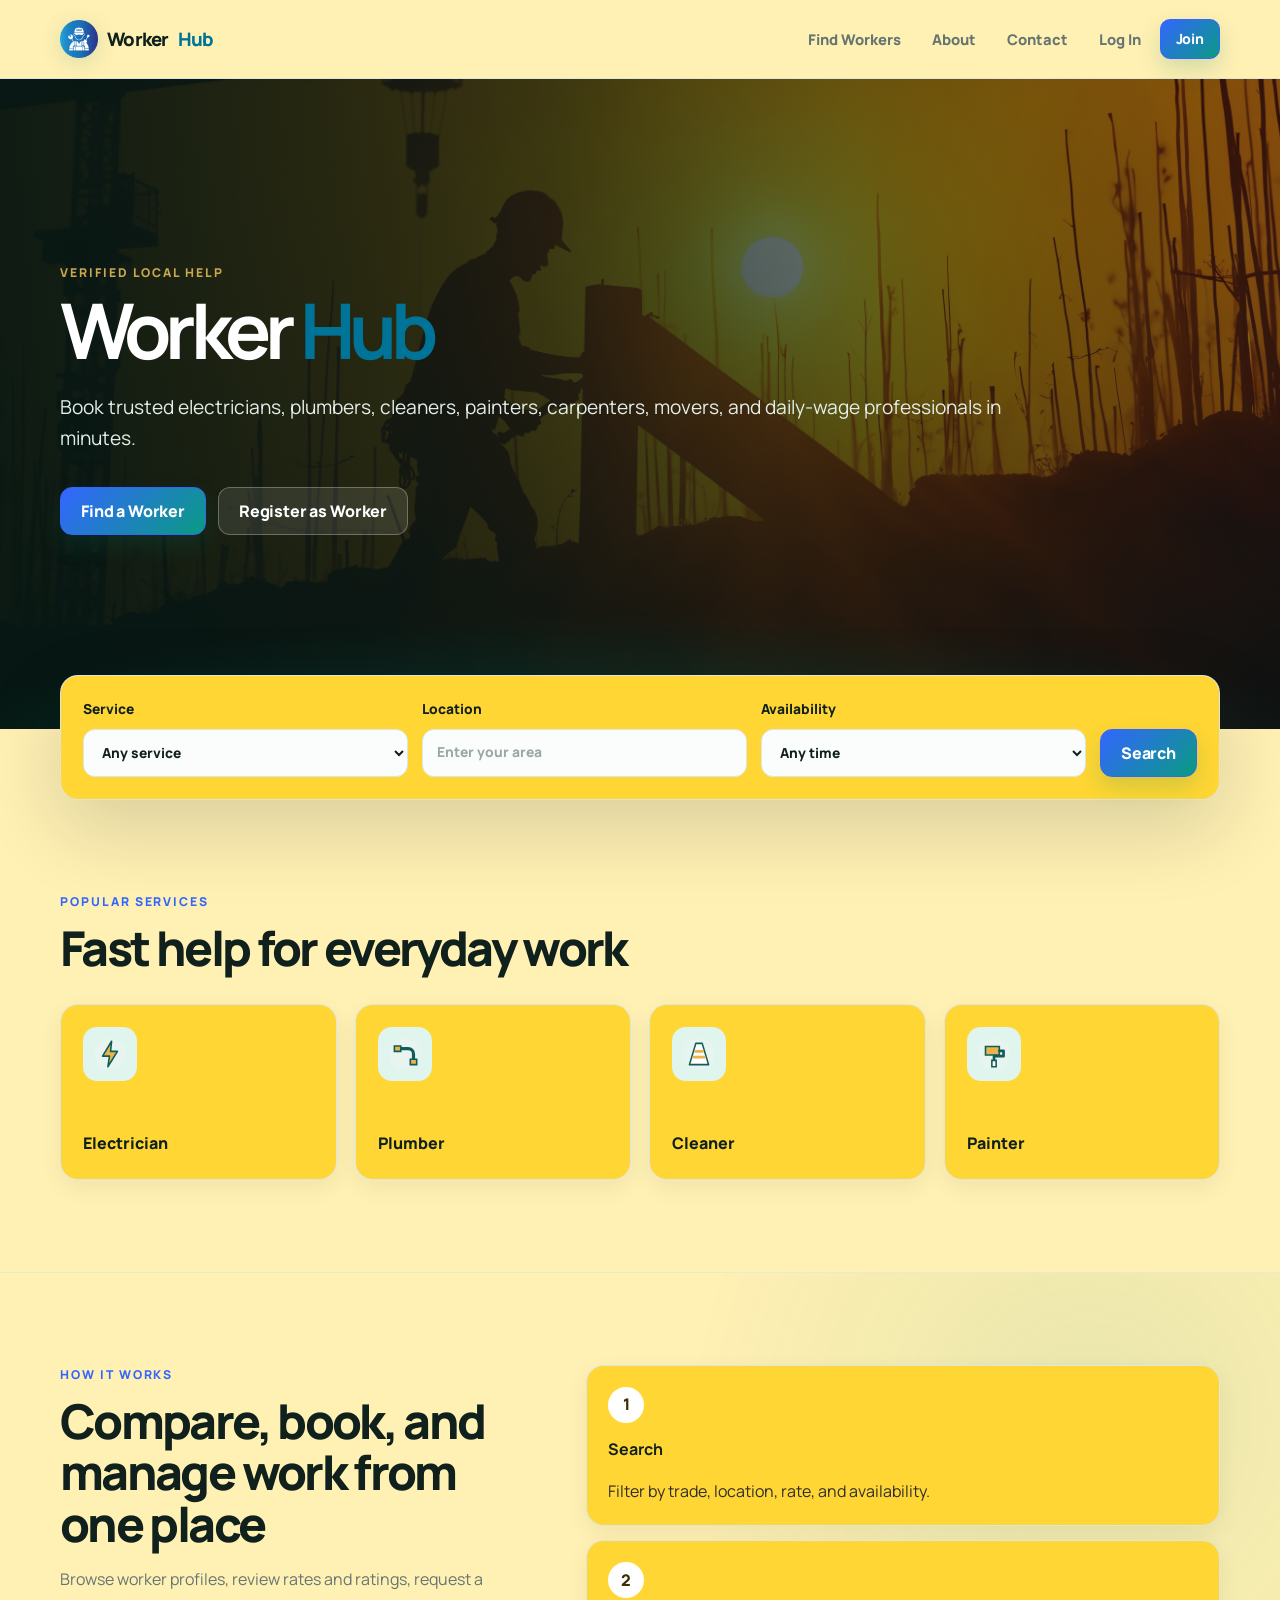
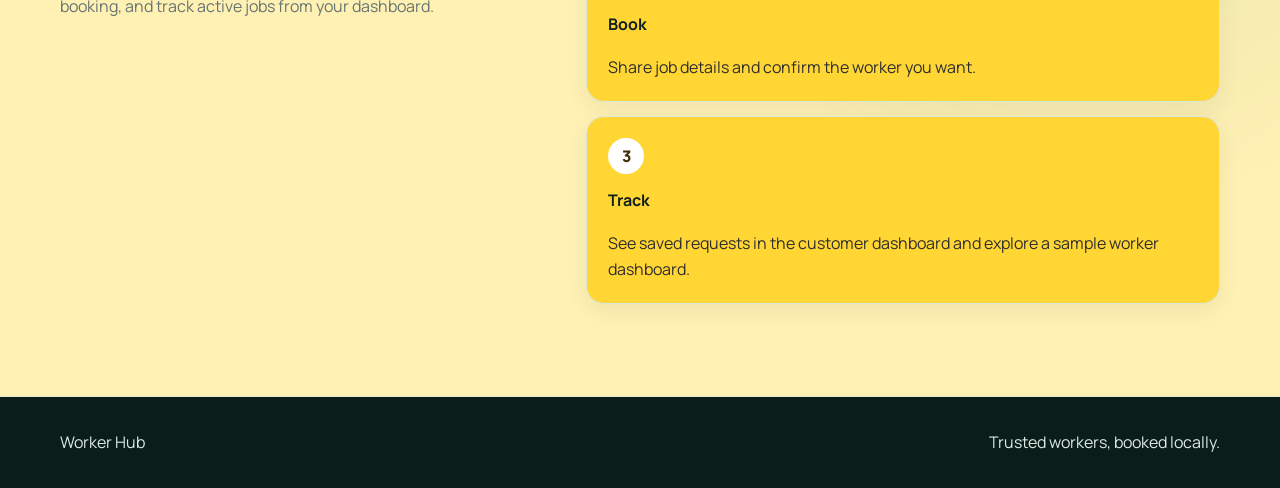
<file: index.html>
<!DOCTYPE html>
<html lang="en">
<head>
  <meta charset="UTF-8">
  <meta name="viewport" content="width=device-width, initial-scale=1.0">
  <title>Worker Hub | Skilled Local Workers</title>
  <link rel="preconnect" href="https://fonts.googleapis.com">
  <link rel="preconnect" href="https://fonts.gstatic.com" crossorigin>
  <link href="https://fonts.googleapis.com/css2?family=Manrope:wght@400;500;600;700;800&family=Plus+Jakarta+Sans:wght@500;600;700;800&display=swap" rel="stylesheet">
  <link rel="stylesheet" href="css/style.css">
  <link rel="stylesheet" href="css/responsive.css">
  <meta name="author" content="Deb Gourab Biswas">
  <meta name="description" content="Worker Hub frontend demo: discover local services, compare worker profiles and manage booking requests.">
  <link rel="icon" href="assets/icons/logo.png" type="image/png">
</head>
<body>
  <a class="skip-link" href="#main-content">Skip to content</a>
  <header class="site-header">
    <nav class="nav container" aria-label="Primary navigation">
      <a class="brand" href="index.html">
        <img src="assets/icons/logo.png" alt="" class="brand-icon">
        <span>Worker</span><span class="deb">Hub</span>
      </a>
      <button class="nav-toggle" type="button" aria-label="Open navigation" aria-expanded="false">☰</button>
      <div class="nav-links" data-nav-links>
        <a href="workers.html">Find Workers</a>
        <a href="about.html">About</a>
        <a href="contact.html">Contact</a>
        <a href="login.html">Log In</a>
        <a class="btn btn-small" href="register.html">Join</a>
      </div>
    </nav>
  </header>

  <main id="main-content" tabindex="-1">
    <section class="hero">
      <div class="hero-media" role="img" aria-label="Skilled professionals ready for local work"></div>
      <div class="hero-content container">
        <p class="eyebrow">Verified local help</p>
        <h1>Worker<span class="gourab"> Hub</span></h1>
        <p>Book trusted electricians, plumbers, cleaners, painters, carpenters, movers, and daily-wage professionals in minutes.</p>
        <div class="hero-actions">
          <a class="btn" href="workers.html">Find a Worker</a>
          <a class="btn btn-secondary" href="register.html">Register as Worker</a>
        </div>
      </div>
    </section>

    <section class="search-band">
      <form class="container search-panel" id="home-search-form">
        <label>
          Service
          <select id="home-service">
            <option value="">Any service</option>
            <option>Electrician</option>
            <option>Plumber</option>
            <option>Cleaner</option>
            <option>Painter</option>
            <option>Carpenter</option>
            <option>Mover</option>
          </select>
        </label>
        <label>
          Location
          <input id="home-location" type="text" placeholder="Enter your area">
        </label>
        <label>
          Availability
          <select id="home-availability">
            <option value="">Any time</option>
            <option>Today</option>
            <option>This week</option>
          </select>
        </label>
        <button class="btn" id="home-search" type="submit">Search</button>
      </form>
    </section>

    <section class="section container">
      <div class="section-heading">
        <p class="eyebrow">Popular services</p>
        <h2>Fast help for everyday work</h2>
      </div>
      <div class="service-grid">
        <a class="service-card" href="workers.html?service=Electrician"><img src="assets/icons/electrician.svg" alt="">Electrician</a>
        <a class="service-card" href="workers.html?service=Plumber"><img src="assets/icons/plumber.svg" alt="">Plumber</a>
        <a class="service-card" href="workers.html?service=Cleaner"><img src="assets/icons/cleaner.svg" alt="">Cleaner</a>
        <a class="service-card" href="workers.html?service=Painter"><img src="assets/icons/painter.svg" alt="">Painter</a>
      </div>
    </section>

    <section class="section tinted">
      <div class="container split">
        <div>
          <p class="eyebrow">How it works</p>
          <h2>Compare, book, and manage work from one place</h2>
          <p class="muted">Browse worker profiles, review rates and ratings, request a booking, and track active jobs from your dashboard.</p>
        </div>
        <div class="steps">
          <div><span>1</span><strong>Search</strong><p>Filter by trade, location, rate, and availability.</p></div>
          <div><span>2</span><strong>Book</strong><p>Share job details and confirm the worker you want.</p></div>
          <div><span>3</span><strong>Track</strong><p>See saved requests in the customer dashboard and explore a sample worker dashboard.</p></div>
        </div>
      </div>
    </section>
  </main>

  <footer class="site-footer">
    <div class="container footer-inner">
      <span>Worker Hub</span>
      <span>Trusted workers, booked locally.</span>
    </div>
  </footer>
  <script src="js/app.js"></script>
</body>
</html>
</file>
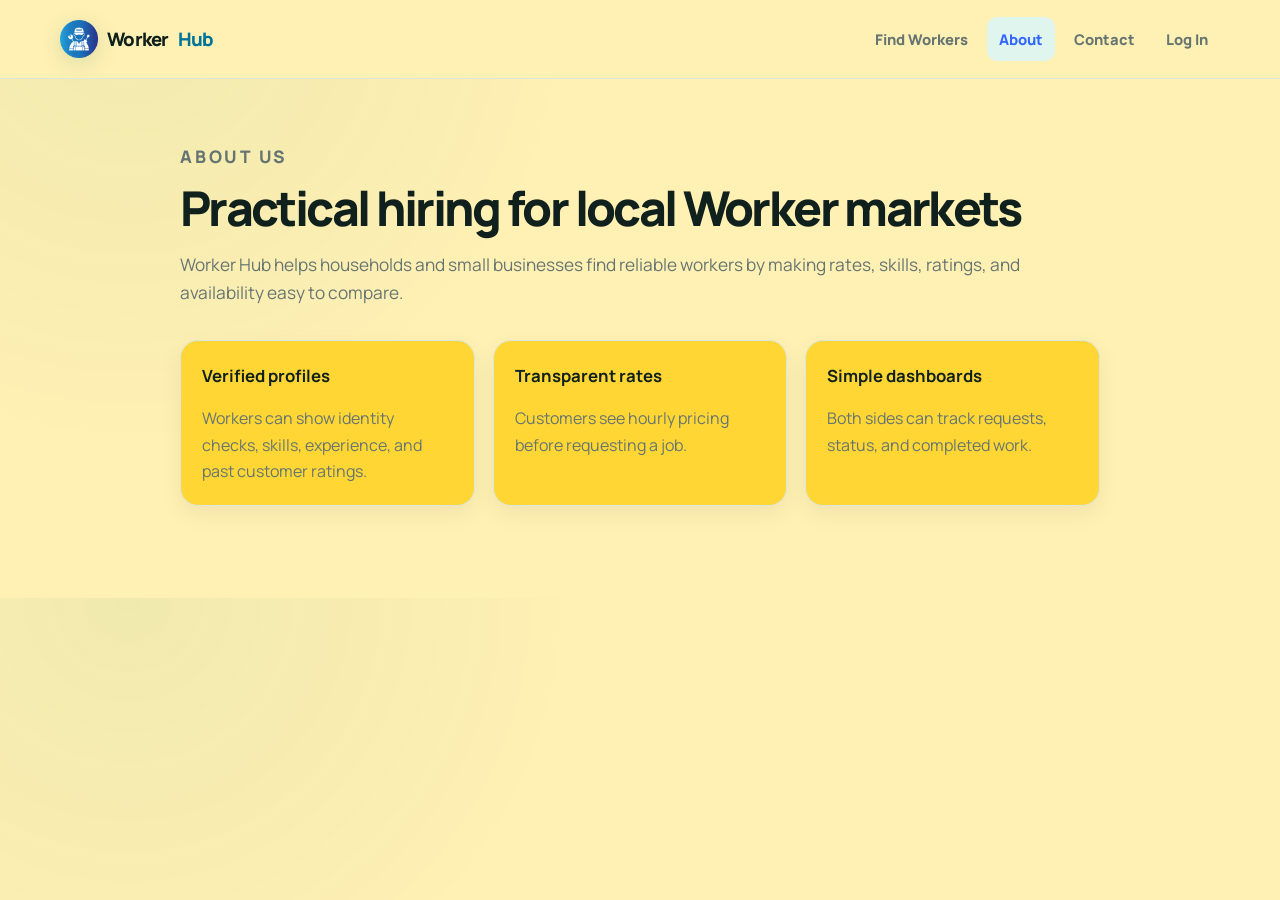
<file: about.html>
<!DOCTYPE html>
<html lang="en">
<head>
  <meta charset="UTF-8">
  <meta name="viewport" content="width=device-width, initial-scale=1.0">
  <title>About | Worker Hub</title>
  <link rel="preconnect" href="https://fonts.googleapis.com">
  <link rel="preconnect" href="https://fonts.gstatic.com" crossorigin>
  <link href="https://fonts.googleapis.com/css2?family=Manrope:wght@400;500;600;700;800&family=Plus+Jakarta+Sans:wght@500;600;700;800&display=swap" rel="stylesheet">
  <link rel="stylesheet" href="css/style.css">
  <link rel="stylesheet" href="css/responsive.css">
  <meta name="author" content="Deb Gourab Biswas">
  <meta name="description" content="Worker Hub frontend demo: discover local services, compare worker profiles and manage booking requests.">
  <link rel="icon" href="assets/icons/logo.png" type="image/png">
</head>
<body>
  <a class="skip-link" href="#main-content">Skip to content</a>
  <header class="site-header">
    <nav class="nav container" aria-label="Primary navigation">
      <a class="brand" href="index.html"><img src="assets/icons/logo.png" alt="" class="brand-icon"><span>Worker</span><span class="deb">Hub</span></a>
      <button class="nav-toggle" type="button" aria-label="Open navigation" aria-expanded="false">☰</button>
      <div class="nav-links" data-nav-links><a href="workers.html">Find Workers</a><a class="active" aria-current="page" href="about.html">About</a><a href="contact.html">Contact</a><a href="login.html">Log In</a></div>
    </nav>
  </header>
  <main id="main-content" tabindex="-1" class="page">
    <section class="container prose">
      <p class="eyebrow">About us</p>
      <h1>Practical hiring for local Worker markets</h1>
      <p>Worker Hub helps households and small businesses find reliable workers by making rates, skills, ratings, and availability easy to compare.</p>
      <div class="value-grid">
        <div><strong>Verified profiles</strong><p>Workers can show identity checks, skills, experience, and past customer ratings.</p></div>
        <div><strong>Transparent rates</strong><p>Customers see hourly pricing before requesting a job.</p></div>
        <div><strong>Simple dashboards</strong><p>Both sides can track requests, status, and completed work.</p></div>
      </div>
    </section>
  </main>
  <script src="js/app.js"></script>
</body>
</html>
</file>
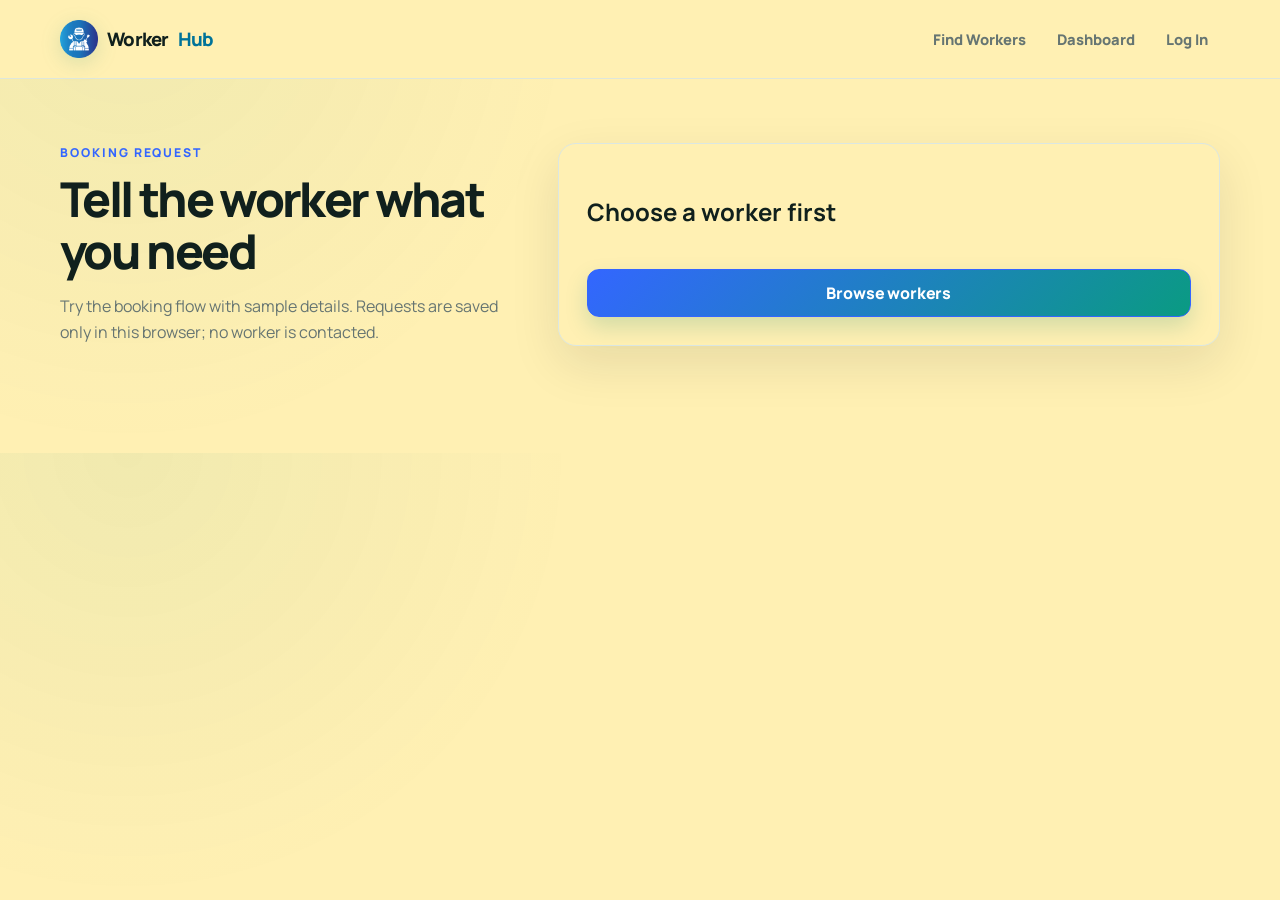
<file: booking.html>
<!DOCTYPE html>
<html lang="en">
<head>
  <meta charset="UTF-8">
  <meta name="viewport" content="width=device-width, initial-scale=1.0">
  <title>Book Worker | Worker Hub</title>
  <link rel="preconnect" href="https://fonts.googleapis.com">
  <link rel="preconnect" href="https://fonts.gstatic.com" crossorigin>
  <link href="https://fonts.googleapis.com/css2?family=Manrope:wght@400;500;600;700;800&family=Plus+Jakarta+Sans:wght@500;600;700;800&display=swap" rel="stylesheet">
  <link rel="stylesheet" href="css/style.css">
  <link rel="stylesheet" href="css/responsive.css">
  <meta name="author" content="Deb Gourab Biswas">
  <meta name="description" content="Worker Hub frontend demo: discover local services, compare worker profiles and manage booking requests.">
  <link rel="icon" href="assets/icons/logo.png" type="image/png">
</head>
<body>
  <a class="skip-link" href="#main-content">Skip to content</a>
  <header class="site-header">
    <nav class="nav container" aria-label="Primary navigation">
      <a class="brand" href="index.html"><img src="assets/icons/logo.png" alt="" class="brand-icon"><span>Worker</span><span class="deb">Hub</span></a>
      <button class="nav-toggle" type="button" aria-label="Open navigation" aria-expanded="false">☰</button>
      <div class="nav-links" data-nav-links>
        <a href="workers.html">Find Workers</a>
        <a href="customer-dashboard.html">Dashboard</a>
        <a href="login.html">Log In</a>
      </div>
    </nav>
  </header>

  <main id="main-content" tabindex="-1" class="page">
    <section class="container form-layout">
      <div>
        <p class="eyebrow">Booking request</p>
        <h1>Tell the worker what you need</h1>
        <p class="muted">Try the booking flow with sample details. Requests are saved only in this browser; no worker is contacted.</p>
      </div>
      <form class="form-card" id="booking-form">
        <input type="hidden" id="worker-id">
        <label>Selected worker <input id="worker-name" type="text" readonly></label>
        <label>Service <input id="service-name" type="text" readonly></label>
        <label>Your name <input id="customer-name" type="text" required placeholder="Full name"></label>
        <label>Phone <input id="customer-phone" type="tel" required placeholder="+91 98765 43210"></label>
        <label>Address <input id="job-address" type="text" required placeholder="House, street, area"></label>
        <div class="form-row">
          <label>Date <input id="job-date" type="date" required></label>
          <label>Time <input id="job-time" type="time" required></label>
        </div>
        <label>Job details <textarea id="job-details" required placeholder="Describe the issue or work needed"></textarea></label>
        <button class="btn" type="submit">Send Booking Request</button>
        <p class="form-message" id="booking-message" role="status"></p>
      </form>
    </section>
  </main>

  <script src="js/app.js"></script>
  <script src="js/data.js"></script>
  <script src="js/booking.js"></script>
</body>
</html>
</file>
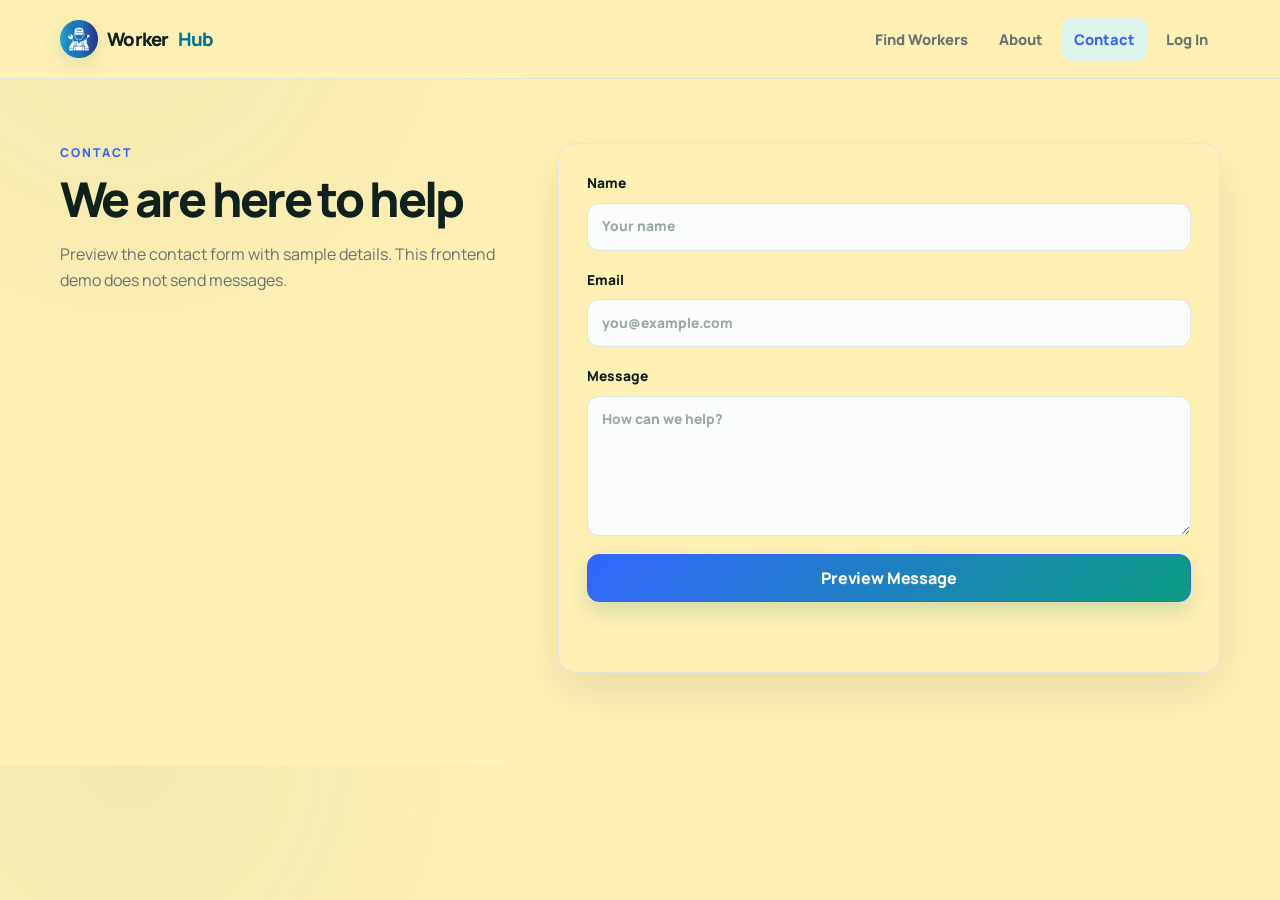
<file: contact.html>
<!DOCTYPE html>
<html lang="en">
<head>
  <meta charset="UTF-8">
  <meta name="viewport" content="width=device-width, initial-scale=1.0">
  <title>Contact | Worker Hub</title>
  <link rel="preconnect" href="https://fonts.googleapis.com">
  <link rel="preconnect" href="https://fonts.gstatic.com" crossorigin>
  <link href="https://fonts.googleapis.com/css2?family=Manrope:wght@400;500;600;700;800&family=Plus+Jakarta+Sans:wght@500;600;700;800&display=swap" rel="stylesheet">
  <link rel="stylesheet" href="css/style.css">
  <link rel="stylesheet" href="css/responsive.css">
  <meta name="author" content="Deb Gourab Biswas">
  <meta name="description" content="Worker Hub frontend demo: discover local services, compare worker profiles and manage booking requests.">
  <link rel="icon" href="assets/icons/logo.png" type="image/png">
</head>
<body>
  <a class="skip-link" href="#main-content">Skip to content</a>
  <header class="site-header">
    <nav class="nav container" aria-label="Primary navigation">
      <a class="brand" href="index.html"><img src="assets/icons/logo.png" alt="" class="brand-icon"><span>Worker</span><span class="deb">Hub</span></a>
      <button class="nav-toggle" type="button" aria-label="Open navigation" aria-expanded="false">☰</button>
      <div class="nav-links" data-nav-links><a href="workers.html">Find Workers</a><a href="about.html">About</a><a class="active" aria-current="page" href="contact.html">Contact</a><a href="login.html">Log In</a></div>
    </nav>
  </header>
  <main id="main-content" tabindex="-1" class="page">
    <section class="container form-layout">
      <div><p class="eyebrow">Contact</p><h1>We are here to help</h1><p class="muted">Preview the contact form with sample details. This frontend demo does not send messages.</p></div>
      <form class="form-card" id="contact-form">
        <label>Name <input type="text" required placeholder="Your name"></label>
        <label>Email <input type="email" required placeholder="you@example.com"></label>
        <label>Message <textarea required placeholder="How can we help?"></textarea></label>
        <button class="btn" type="submit">Preview Message</button>
        <p class="form-message" role="status"></p>
      </form>
    </section>
  </main>
  <script src="js/app.js"></script>
</body>
</html>
</file>
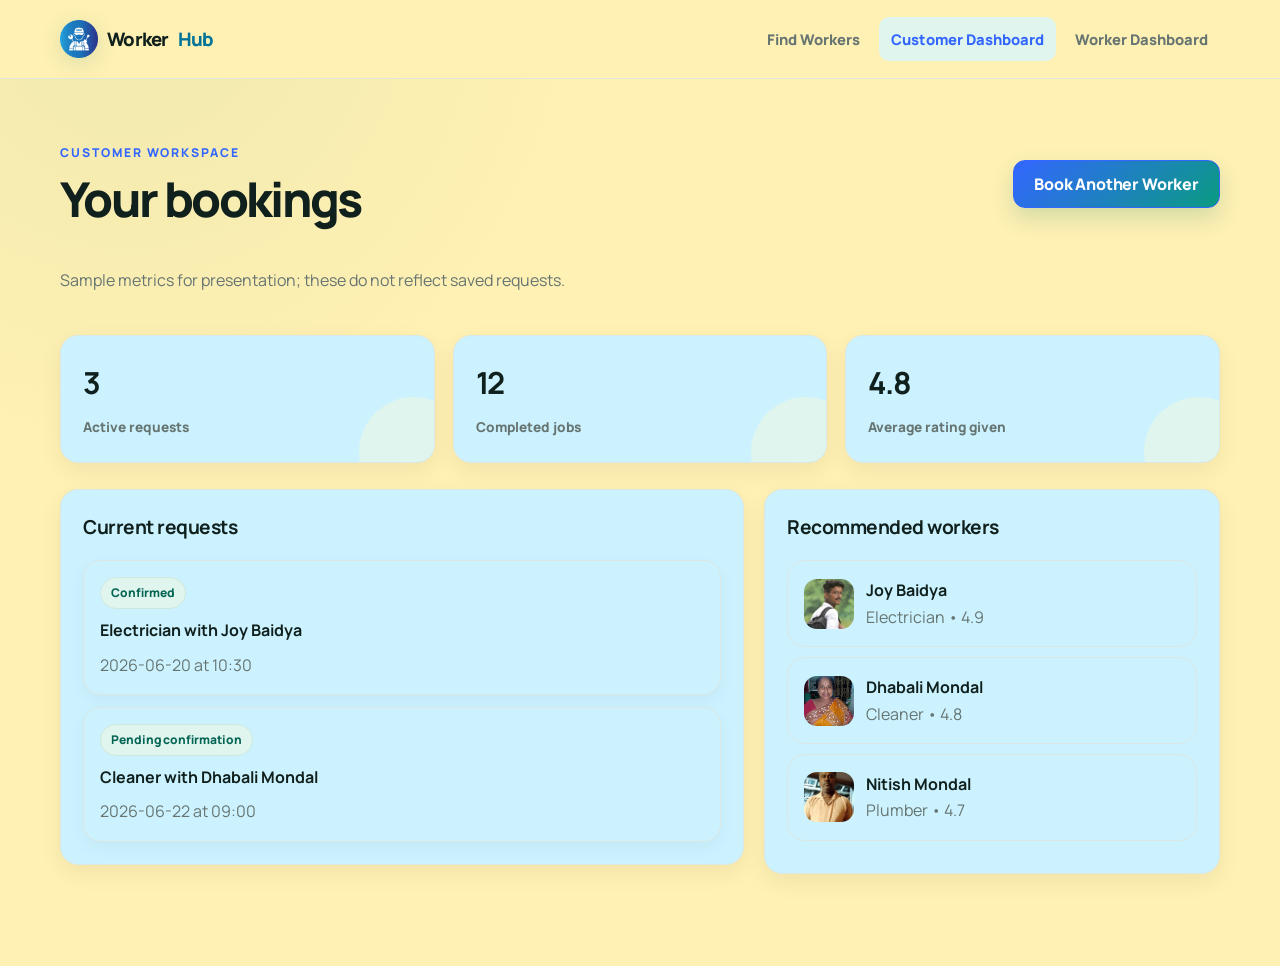
<file: customer-dashboard.html>
<!DOCTYPE html>
<html lang="en">
<head>
  <meta charset="UTF-8">
  <meta name="viewport" content="width=device-width, initial-scale=1.0">
  <title>Customer Dashboard | Worker Hub</title>
  <link rel="preconnect" href="https://fonts.googleapis.com">
  <link rel="preconnect" href="https://fonts.gstatic.com" crossorigin>
  <link href="https://fonts.googleapis.com/css2?family=Manrope:wght@400;500;600;700;800&family=Plus+Jakarta+Sans:wght@500;600;700;800&display=swap" rel="stylesheet">
  <link rel="stylesheet" href="css/style.css">
  <link rel="stylesheet" href="css/dashboard.css">
  <link rel="stylesheet" href="css/responsive.css">
  <meta name="author" content="Deb Gourab Biswas">
  <meta name="description" content="Worker Hub frontend demo: discover local services, compare worker profiles and manage booking requests.">
  <link rel="icon" href="assets/icons/logo.png" type="image/png">
</head>
<body>
  <a class="skip-link" href="#main-content">Skip to content</a>
  <header class="site-header">
    <nav class="nav container" aria-label="Primary navigation">
      <a class="brand" href="index.html"><img src="assets/icons/logo.png" alt="" class="brand-icon"><span>Worker</span><span class="deb">Hub</span></a>
      <button class="nav-toggle" type="button" aria-label="Open navigation" aria-expanded="false">☰</button>
      <div class="nav-links" data-nav-links>
        <a href="workers.html">Find Workers</a>
        <a class="active" aria-current="page" href="customer-dashboard.html">Customer Dashboard</a>
        <a href="worker-dashboard.html">Worker Dashboard</a>
      </div>
    </nav>
  </header>
  <main id="main-content" tabindex="-1" class="page dashboard container">
    <section class="dashboard-head">
      <div><p class="eyebrow">Customer workspace</p><h1>Your bookings</h1></div>
      <a class="btn" href="workers.html">Book Another Worker</a>
    </section>
    <p class="muted">Sample metrics for presentation; these do not reflect saved requests.</p>
    <section class="metrics" aria-label="Illustrative demo metrics">
      <div><strong>3</strong><span>Active requests</span></div>
      <div><strong>12</strong><span>Completed jobs</span></div>
      <div><strong>4.8</strong><span>Average rating given</span></div>
    </section>
    <section class="dashboard-grid">
      <div class="panel"><h2>Current requests</h2><div id="customer-bookings"></div></div>
      <div class="panel"><h2>Recommended workers</h2><div id="recommended-workers"></div></div>
    </section>
  </main>
  <script src="js/app.js"></script>
  <script src="js/data.js"></script>
  <script src="js/safe-html.js"></script>
  <script src="js/dashboard.js"></script>
</body>
</html>
</file>
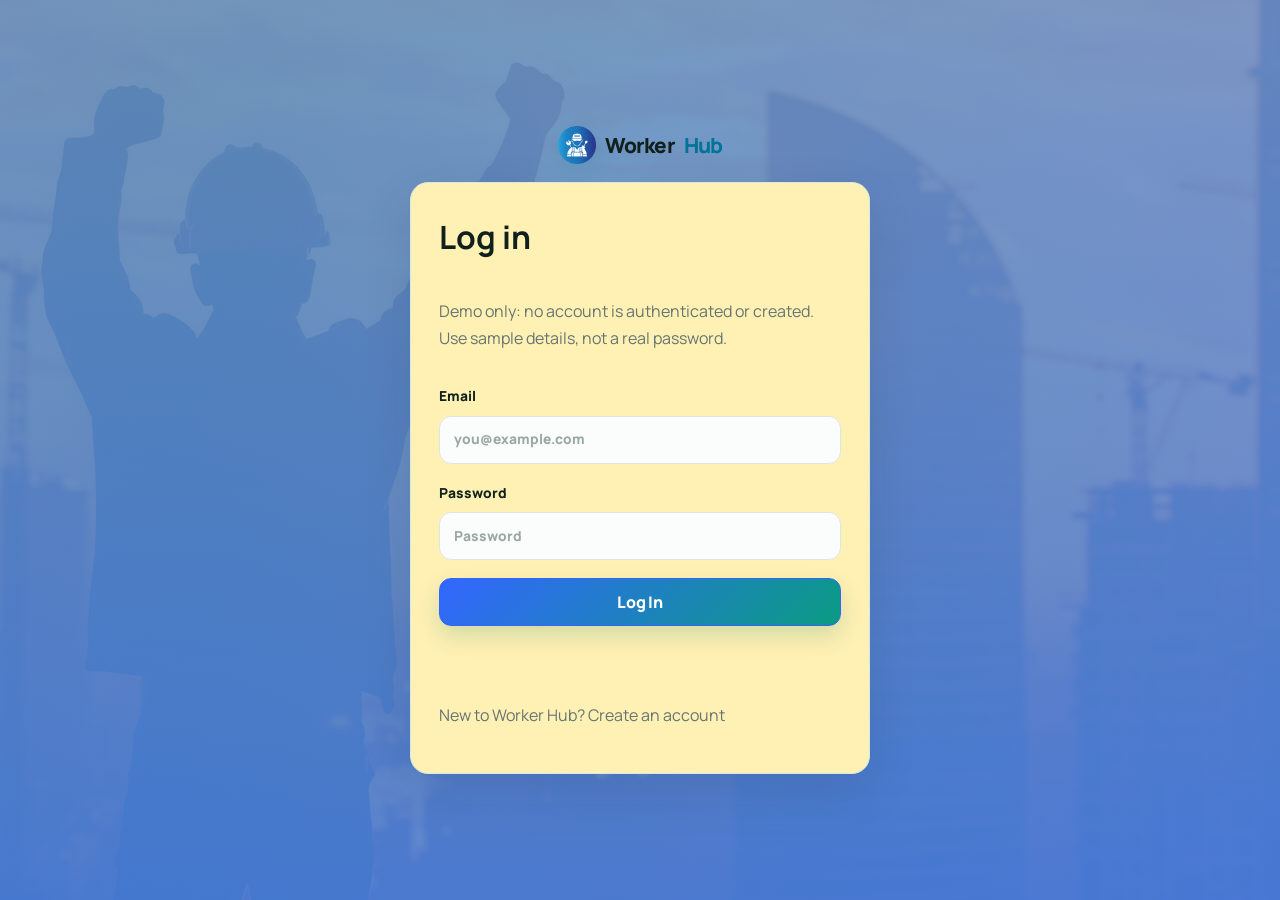
<file: login.html>
<!DOCTYPE html>
<html lang="en">
<head>
  <meta charset="UTF-8">
  <meta name="viewport" content="width=device-width, initial-scale=1.0">
  <title>Log In | Worker Hub</title>
  <link rel="preconnect" href="https://fonts.googleapis.com">
  <link rel="preconnect" href="https://fonts.gstatic.com" crossorigin>
  <link href="https://fonts.googleapis.com/css2?family=Manrope:wght@400;500;600;700;800&family=Plus+Jakarta+Sans:wght@500;600;700;800&display=swap" rel="stylesheet">
  <link rel="stylesheet" href="css/style.css">
  <link rel="stylesheet" href="css/responsive.css">
  <meta name="author" content="Deb Gourab Biswas">
  <meta name="description" content="Worker Hub frontend demo: discover local services, compare worker profiles and manage booking requests.">
  <link rel="icon" href="assets/icons/logo.png" type="image/png">
</head>
<body class="auth-page">
  <a class="skip-link" href="#main-content">Skip to content</a>
  <main id="main-content" tabindex="-1" class="auth-shell">
    <a class="brand" href="index.html"><img src="assets/icons/logo.png" alt="" class="brand-icon"><span>Worker</span><span class="deb">Hub</span></a>
    <form class="form-card auth-card" id="login-form">
      <h1>Log in</h1>
      <p class="muted">Demo only: no account is authenticated or created. Use sample details, not a real password.</p>
      <label>Email <input type="email" id="login-email" required placeholder="you@example.com"></label>
      <label>Password <input type="password" id="login-password" required placeholder="Password"></label>
      <button class="btn" type="submit">Log In</button>
      <p class="form-message" id="auth-message" role="status"></p>
      <p class="muted">New to Worker Hub? <a href="register.html">Create an account</a></p>
    </form>
  </main>
  <script src="js/auth.js"></script>
</body>
</html>
</file>
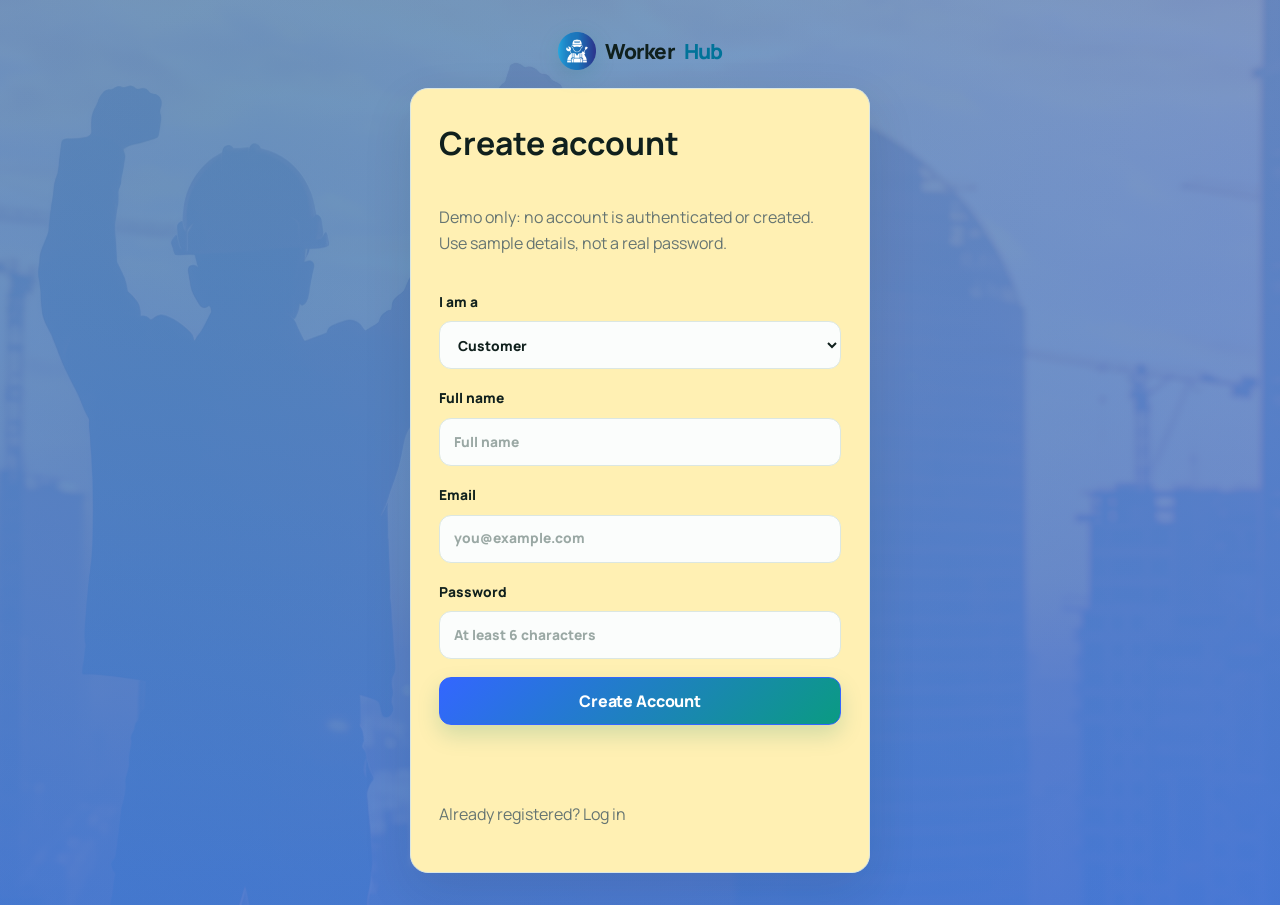
<file: register.html>
<!DOCTYPE html>
<html lang="en">
<head>
  <meta charset="UTF-8">
  <meta name="viewport" content="width=device-width, initial-scale=1.0">
  <title>Register | Worker Hub</title>
  <link rel="preconnect" href="https://fonts.googleapis.com">
  <link rel="preconnect" href="https://fonts.gstatic.com" crossorigin>
  <link href="https://fonts.googleapis.com/css2?family=Manrope:wght@400;500;600;700;800&family=Plus+Jakarta+Sans:wght@500;600;700;800&display=swap" rel="stylesheet">
  <link rel="stylesheet" href="css/style.css">
  <link rel="stylesheet" href="css/responsive.css">
  <meta name="author" content="Deb Gourab Biswas">
  <meta name="description" content="Worker Hub frontend demo: discover local services, compare worker profiles and manage booking requests.">
  <link rel="icon" href="assets/icons/logo.png" type="image/png">
</head>
<body class="auth-page">
  <a class="skip-link" href="#main-content">Skip to content</a>
  <main id="main-content" tabindex="-1" class="auth-shell">
    <a class="brand" href="index.html"><img src="assets/icons/logo.png" alt="" class="brand-icon"><span>Worker</span><span class="deb">Hub</span></a>
    <form class="form-card auth-card" id="register-form">
      <h1>Create account</h1>
      <p class="muted">Demo only: no account is authenticated or created. Use sample details, not a real password.</p>
      <label>I am a <select id="account-type"><option>Customer</option><option>Worker</option></select></label>
      <label>Full name <input type="text" id="register-name" required placeholder="Full name"></label>
      <label>Email <input type="email" id="register-email" required placeholder="you@example.com"></label>
      <label>Password <input type="password" id="register-password" required minlength="6" placeholder="At least 6 characters"></label>
      <button class="btn" type="submit">Create Account</button>
      <p class="form-message" id="auth-message" role="status"></p>
      <p class="muted">Already registered? <a href="login.html">Log in</a></p>
    </form>
  </main>
  <script src="js/auth.js"></script>
</body>
</html>
</file>
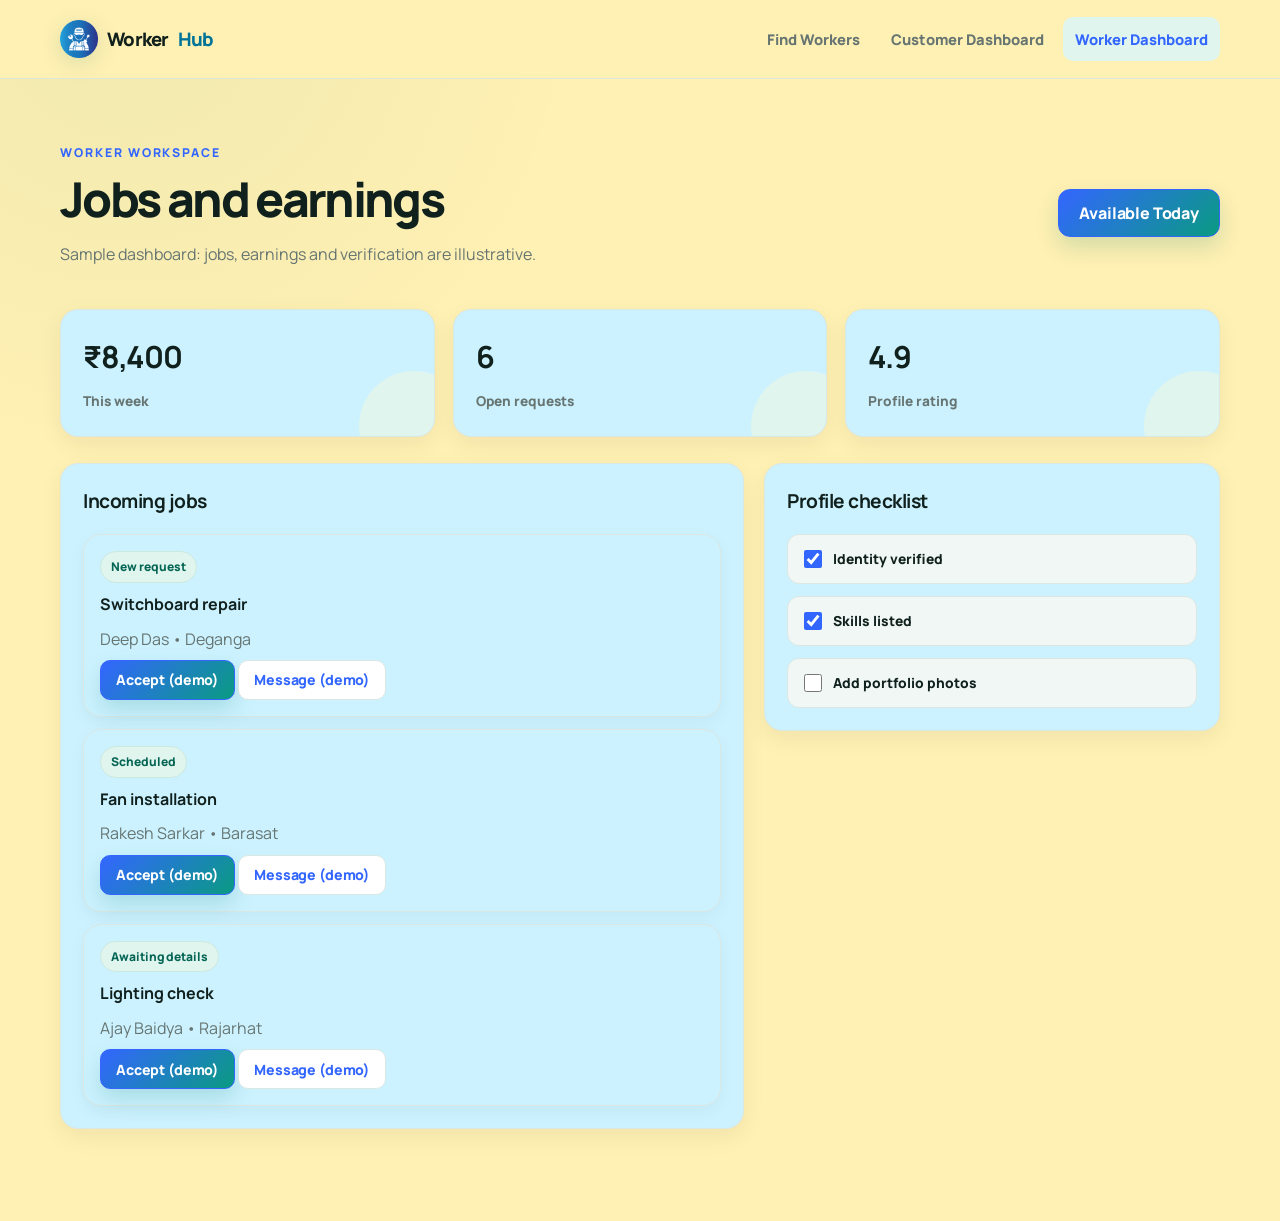
<file: worker-dashboard.html>
<!DOCTYPE html>
<html lang="en">
<head>
  <meta charset="UTF-8">
  <meta name="viewport" content="width=device-width, initial-scale=1.0">
  <title>Worker Dashboard | Worker Hub</title>
  <link rel="preconnect" href="https://fonts.googleapis.com">
  <link rel="preconnect" href="https://fonts.gstatic.com" crossorigin>
  <link href="https://fonts.googleapis.com/css2?family=Manrope:wght@400;500;600;700;800&family=Plus+Jakarta+Sans:wght@500;600;700;800&display=swap" rel="stylesheet">
  <link rel="stylesheet" href="css/style.css">
  <link rel="stylesheet" href="css/dashboard.css">
  <link rel="stylesheet" href="css/responsive.css">
  <meta name="author" content="Deb Gourab Biswas">
  <meta name="description" content="Worker Hub frontend demo: discover local services, compare worker profiles and manage booking requests.">
  <link rel="icon" href="assets/icons/logo.png" type="image/png">
</head>
<body>
  <a class="skip-link" href="#main-content">Skip to content</a>
  <header class="site-header">
    <nav class="nav container" aria-label="Primary navigation">
      <a class="brand" href="index.html"><img src="assets/icons/logo.png" alt="" class="brand-icon"><span>Worker</span><span class="deb">Hub</span></a>
      <button class="nav-toggle" type="button" aria-label="Open navigation" aria-expanded="false">☰</button>
      <div class="nav-links" data-nav-links>
        <a href="workers.html">Find Workers</a>
        <a href="customer-dashboard.html">Customer Dashboard</a>
        <a class="active" aria-current="page" href="worker-dashboard.html">Worker Dashboard</a>
      </div>
    </nav>
  </header>
  <main id="main-content" tabindex="-1" class="page dashboard container">
    <section class="dashboard-head">
      <div><p class="eyebrow">Worker workspace</p><h1>Jobs and earnings</h1><p class="muted">Sample dashboard: jobs, earnings and verification are illustrative.</p></div>
      <button class="btn" type="button" id="availability-toggle">Available Today</button>
    </section>
    <section class="metrics">
      <div><strong>₹8,400</strong><span>This week</span></div>
      <div><strong>6</strong><span>Open requests</span></div>
      <div><strong>4.9</strong><span>Profile rating</span></div>
    </section>
    <section class="dashboard-grid">
      <div class="panel"><h2>Incoming jobs</h2><div id="worker-jobs"></div></div>
      <div class="panel"><h2>Profile checklist</h2><div class="checklist"><label><input type="checkbox" checked> Identity verified</label><label><input type="checkbox" checked> Skills listed</label><label><input type="checkbox"> Add portfolio photos</label></div></div>
    </section>
  </main>
  <script src="js/app.js"></script>
  <script src="js/safe-html.js"></script>
  <script src="js/dashboard.js"></script>
</body>
</html>
</file>
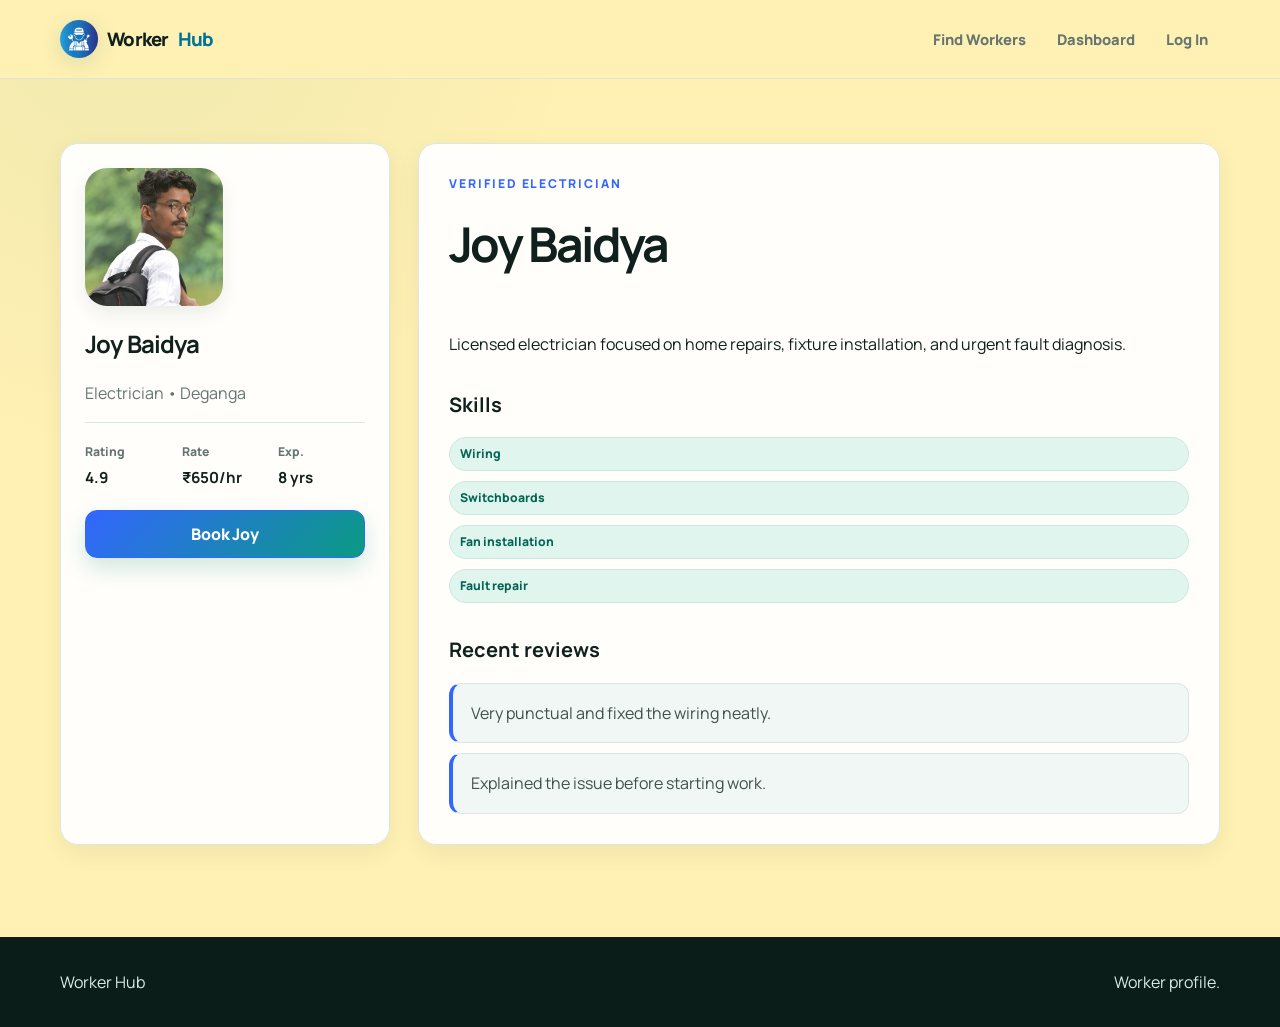
<file: worker-details.html>
<!DOCTYPE html>
<html lang="en">
<head>
  <meta charset="UTF-8">
  <meta name="viewport" content="width=device-width, initial-scale=1.0">
  <title>Worker Details | Worker Hub</title>
  <link rel="preconnect" href="https://fonts.googleapis.com">
  <link rel="preconnect" href="https://fonts.gstatic.com" crossorigin>
  <link href="https://fonts.googleapis.com/css2?family=Manrope:wght@400;500;600;700;800&family=Plus+Jakarta+Sans:wght@500;600;700;800&display=swap" rel="stylesheet">
  <link rel="stylesheet" href="css/style.css">
  <link rel="stylesheet" href="css/workers.css">
  <link rel="stylesheet" href="css/responsive.css">
  <meta name="author" content="Deb Gourab Biswas">
  <meta name="description" content="Worker Hub frontend demo: discover local services, compare worker profiles and manage booking requests.">
  <link rel="icon" href="assets/icons/logo.png" type="image/png">
</head>
<body>
  <a class="skip-link" href="#main-content">Skip to content</a>
  <header class="site-header">
    <nav class="nav container" aria-label="Primary navigation">
      <a class="brand" href="index.html"><img src="assets/icons/logo.png" alt="" class="brand-icon"><span>Worker</span><span class="deb">Hub</span></a>
      <button class="nav-toggle" type="button" aria-label="Open navigation" aria-expanded="false">☰</button>
      <div class="nav-links" data-nav-links>
        <a href="workers.html">Find Workers</a>
        <a href="customer-dashboard.html">Dashboard</a>
        <a href="login.html">Log In</a>
      </div>
    </nav>
  </header>

  <main id="main-content" tabindex="-1" class="page">
    <section class="container detail-shell" id="worker-detail"></section>
  </main>

  <footer class="site-footer">
    <div class="container footer-inner"><span>Worker Hub</span><span>Worker profile.</span></div>
  </footer>
  <script src="js/app.js"></script>
  <script src="js/data.js"></script>
  <script src="js/workers.js"></script>
</body>
</html>
</file>
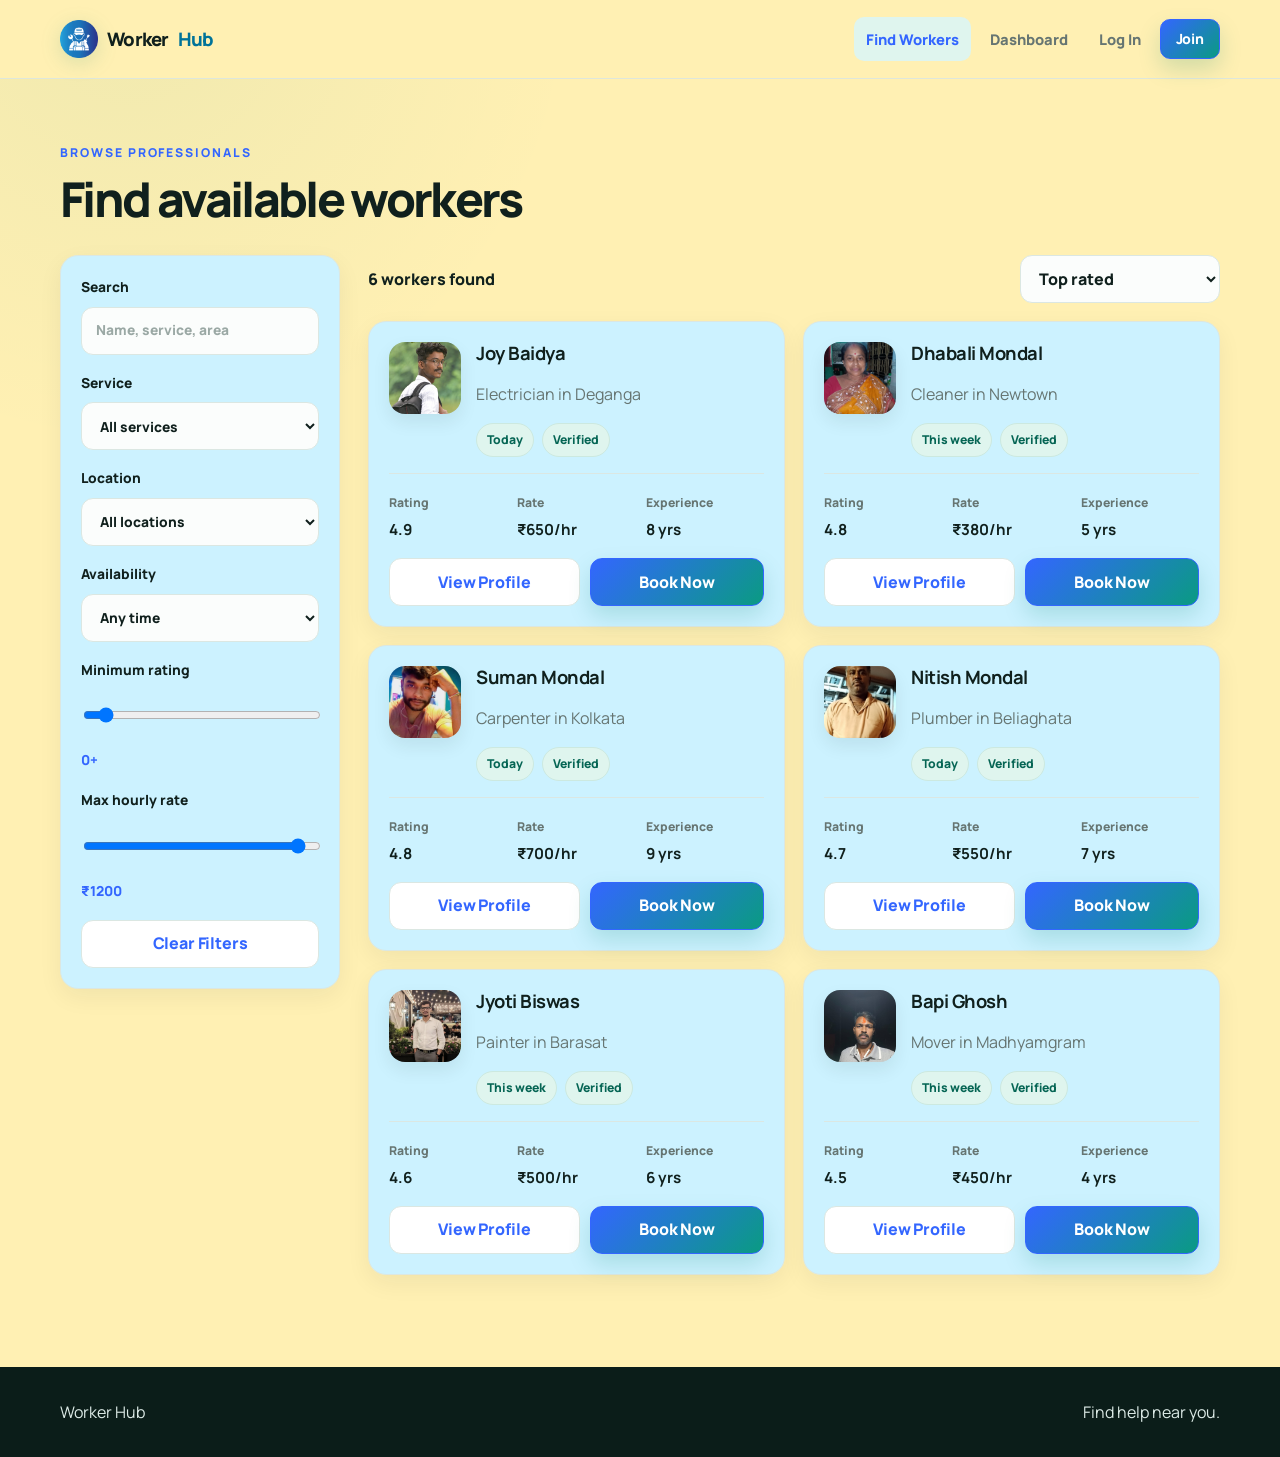
<file: workers.html>
<!DOCTYPE html>
<html lang="en">
<head>
  <meta charset="UTF-8">
  <meta name="viewport" content="width=device-width, initial-scale=1.0">
  <title>Find Workers | Worker Hub</title>
  <link rel="preconnect" href="https://fonts.googleapis.com">
  <link rel="preconnect" href="https://fonts.gstatic.com" crossorigin>
  <link href="https://fonts.googleapis.com/css2?family=Manrope:wght@400;500;600;700;800&family=Plus+Jakarta+Sans:wght@500;600;700;800&display=swap" rel="stylesheet">
  <link rel="stylesheet" href="css/style.css">
  <link rel="stylesheet" href="css/workers.css">
  <link rel="stylesheet" href="css/responsive.css">
  <meta name="author" content="Deb Gourab Biswas">
  <meta name="description" content="Worker Hub frontend demo: discover local services, compare worker profiles and manage booking requests.">
  <link rel="icon" href="assets/icons/logo.png" type="image/png">
</head>
<body>
  <a class="skip-link" href="#main-content">Skip to content</a>
  <header class="site-header">
    <nav class="nav container" aria-label="Primary navigation">
      <a class="brand" href="index.html"><img src="assets/icons/logo.png" alt="" class="brand-icon"><span>Worker</span><span class="deb">Hub</span></a>
      <button class="nav-toggle" type="button" aria-label="Open navigation" aria-expanded="false">☰</button>
      <div class="nav-links" data-nav-links>
        <a class="active" aria-current="page" href="workers.html">Find Workers</a>
        <a href="customer-dashboard.html">Dashboard</a>
        <a href="login.html">Log In</a>
        <a class="btn btn-small" href="register.html">Join</a>
      </div>
    </nav>
  </header>

  <main id="main-content" tabindex="-1" class="page">
    <section class="container page-title">
      <p class="eyebrow">Browse professionals</p>
      <h1>Find available workers</h1>
    </section>

    <section class="container workers-layout">
      <aside class="filters" aria-label="Worker filters">
        <label>Search <input id="search-input" type="search" placeholder="Name, service, area"></label>
        <label>Service <select id="service-filter"><option value="">All services</option></select></label>
        <label>Location <select id="location-filter"><option value="">All locations</option></select></label>
        <label>Availability <select id="availability-filter"><option value="">Any time</option><option>Today</option><option>This week</option></select></label>
        <label>Minimum rating <input id="rating-filter" type="range" min="0" max="5" step="0.5" value="0"><span id="rating-value">0+</span></label>
        <label>Max hourly rate <input id="rate-filter" type="range" min="150" max="1200" step="50" value="1200"><span id="rate-value">₹1200</span></label>
        <button class="btn btn-secondary" id="clear-filters" type="button">Clear Filters</button>
      </aside>

      <div>
        <div class="list-toolbar">
          <span id="result-count" role="status" aria-live="polite">Loading workers...</span>
          <select id="sort-select" aria-label="Sort workers">
            <option value="rating">Top rated</option>
            <option value="rate">Lowest rate</option>
            <option value="experience">Most experienced</option>
          </select>
        </div>
        <div class="worker-grid" id="worker-list"></div>
      </div>
    </section>
  </main>

  <footer class="site-footer">
    <div class="container footer-inner"><span>Worker Hub</span><span>Find help near you.</span></div>
  </footer>
  <script src="js/app.js"></script>
  <script src="js/data.js"></script>
  <script src="js/workers.js"></script>
</body>
</html>
</file>
<file: css/style.css>
/* =========================================================
   WorkerHub — Premium visual system
   ========================================================= */

/* ---------- Design tokens ---------- */
:root {
  --bg: #fff0b3;
  --surface: #ffffff;
  --surface-soft: #f0f7f4;
  --ink: #10201d;
  --muted: #667572;
  --line: #dbe7e2;
  --primary: #3366ff;
  --primary-dark: #056554;
  --primary-soft: #dff5ee;
  --accent: #f4b942;
  --accent-soft: #fff4d8;
  --danger: #b42318;
  --white: #ffffff;
  --shadow-sm: 0 8px 24px rgba(16, 32, 29, 0.06);
  --shadow: 0 18px 50px rgba(16, 32, 29, 0.10);
  --shadow-lg: 0 28px 80px rgba(16, 32, 29, 0.16);
  --radius-sm: 10px;
  --radius: 18px;
  --radius-lg: 28px;
}

/* ---------- Global reset ---------- */
* {
  box-sizing: border-box;
}

html {
  scroll-behavior: smooth;
}

body {
  margin: 0;
  background:
    radial-gradient(circle at 10% 0%, rgba(8, 127, 107, 0.06), transparent 28rem),
    var(--bg);
  color: var(--ink);
  font-family: "Manrope", "Plus Jakarta Sans", Arial, Helvetica, sans-serif;
  line-height: 1.65;
  -webkit-font-smoothing: antialiased;
  text-rendering: optimizeLegibility;
}

::selection {
  background: var(--primary);
  color: var(--white);
}

a {
  color: inherit;
  text-decoration: none;
}

img {
  max-width: 100%;
  display: block;
}

button,
input,
select,
textarea {
  font: inherit;
}

button,
a,
input,
select,
textarea {
  -webkit-tap-highlight-color: transparent;
}

/* ---------- Layout helpers ---------- */
.container {
  width: min(1160px, calc(100% - 40px));
  margin-inline: auto;
}

/* ---------- Header / navigation ---------- */
.site-header {
  position: sticky;
  top: 0;
  z-index: 50;
  background:#fff0b3;
  border-bottom: 1px solid rgba(219, 231, 226, 0.9);
  backdrop-filter: blur(18px) saturate(140%);
  -webkit-backdrop-filter: blur(18px) saturate(140%);
}

.nav {
  min-height: 78px;
  display: flex;
  align-items: center;
  justify-content: space-between;
  gap: 28px;
}

.brand {
  display: inline-flex;
  align-items: center;
  gap: 9px;
  flex: 0 0 auto;
  font-size: 1.16rem;
  font-weight: 900;
  letter-spacing: -0.04em;
}

.brand-icon {
  width: 38px;
  height: 38px;
  object-fit: contain;
  filter: drop-shadow(0 5px 10px rgba(8, 127, 107, 0.15));
}



.nav-links {
  display: flex;
  align-items: center;
  justify-content: flex-end;
  gap: 7px;
  color: var(--muted);
  font-size: 0.92rem;
  font-weight: 800;
}

.nav-links > a:not(.btn) {
  padding: 10px 12px;
  border-radius: 10px;
  transition: color 0.2s ease, background 0.2s ease, transform 0.2s ease;
}

.nav-links > a:not(.btn):hover,
.nav-links > a.active {
  color: var(--primary);
  background: var(--primary-soft);
}

.nav-toggle {
  display: none;
  width: 44px;
  height: 44px;
  border: 1px solid var(--line);
  border-radius: 12px;
  background: var(--surface);
  color: var(--ink);
  cursor: pointer;
  box-shadow: var(--shadow-sm);
}

/* ---------- Buttons ---------- */
.btn {
  display: inline-flex;
  align-items: center;
  justify-content: center;
  min-height: 48px;
  padding: 0 20px;
  border: 1px solid var(--primary);
  border-radius: 12px;
  background: linear-gradient(135deg, var(--primary), #0a9b82);
  color: var(--white);
  font-weight: 900;
  letter-spacing: -0.01em;
  cursor: pointer;
  box-shadow: 0 10px 22px rgba(8, 127, 107, 0.18);
  transition: transform 0.2s ease, box-shadow 0.2s ease, background 0.2s ease;
}

.btn:hover {
  background: linear-gradient(135deg, var(--primary-dark), var(--primary));
  transform: translateY(-2px);
  box-shadow: 0 14px 28px rgba(8, 127, 107, 0.24);
}

.btn:active {
  transform: translateY(0);
}

.btn-secondary {
  background: var(--surface);
  color: var(--primary);
  border-color: var(--line);
  box-shadow: none;
}

.btn-secondary:hover {
  background: var(--primary-soft);
  color: var(--primary-dark);
  border-color: #bfe5da;
  box-shadow: none;
}

.btn-small {
  min-height: 40px;
  padding-inline: 15px;
  border-radius: 10px;
  font-size: 0.88rem;
}

/* ---------- Hero ---------- */
.hero {
  min-height: 650px;
  position: relative;
  display: grid;
  align-items: center;
  overflow: hidden;
  color: var(--white);
}

.hero::after {
  content: "";
  position: absolute;
  inset: auto -10% -180px;
  height: 300px;
  background: radial-gradient(ellipse, rgba(8, 127, 107, 0.30), transparent 68%);
  pointer-events: none;
}

.hero-media {
  position: absolute;
  inset: 0;
  background:
    linear-gradient(90deg, rgba(6, 24, 20, 0.94) 0%, rgba(6, 24, 20, 0.74) 43%, rgba(6, 24, 20, 0.28) 100%),
    linear-gradient(180deg, rgba(4, 15, 13, 0.10), rgba(4, 15, 13, 0.40)),
    url("../assets/images/illustration-construction-site.jpg") center/cover no-repeat;
  transform: scale(1.02);
}

.hero-content {
  position: relative;
  z-index: 2;
  padding: 110px 0 120px;
}

.hero h1 {
  margin: 0;
  max-width: 760px;
  font-size: clamp(3rem, 6vw, 5rem);
  line-height: 0.97;
  letter-spacing: -0.075em;
  font-weight: 700;
}
.deb,
.gourab {
  color:  #007399;
}

.hero p:not(.eyebrow) {
  max-width: 1000px;
  margin: 24px 0 0;
  color: #e3eee9;
  font-size: clamp(1rem, 2vw, 1.2rem);
}

.hero-actions {
  display: flex;
  gap: 12px;
  flex-wrap: wrap;
  margin-top: 32px;
}

.hero .btn-secondary {
  color: var(--white);
  background: rgba(255, 255, 255, 0.10);
  border-color: rgba(255, 255, 255, 0.28);
  backdrop-filter: blur(10px);
}

.hero .btn-secondary:hover {
  color: var(--white);
  background: rgba(255, 255, 255, 0.18);
  border-color: rgba(255, 255, 255, 0.45);
}

/* ---------- Typography ---------- */
.eyebrow {
  margin: 0 0 10px;
  color: var(--primary);
  font-size: 0.76rem;
  font-weight: 900;
  letter-spacing: 0.16em;
  text-transform: uppercase;
}

.hero .eyebrow {
  color: #caa851;
}

.muted {
  color: var(--muted);
}

.section-heading {
  max-width: 720px;
  margin-bottom: 30px;
}

.section-heading h2,
.split h2,
.prose h1,
.page-title h1,
.form-layout h1,
.dashboard h1 {
  margin: 0;
  font-size: clamp(2rem, 4vw, 3rem);
  line-height: 1.08;
  letter-spacing: -0.055em;
  font-weight: 900;
}


/* ---------- Home search ---------- */
.search-band {
  position: relative;
  z-index: 10;
  margin-top: -54px;
}

.search-panel {
  display: grid;
  grid-template-columns: 1fr 1fr 1fr auto;
  gap: 14px;
  align-items: end;
  padding: 22px;
  background: #ffd633;
  border: 1px solid rgba(219, 231, 226, 0.95);
  border-radius: var(--radius);
  box-shadow: var(--shadow-lg);
}

label {
  display: grid;
  gap: 8px;
  color: var(--ink);
  font-size: 0.86rem;
  font-weight: 900;
}

input,
select,
textarea {
  width: 100%;
  min-height: 48px;
  padding: 11px 14px;
  border: 1px solid var(--line);
  border-radius: 12px;
  outline: none;
  background: #fbfdfc;
  color: var(--ink);
  transition: border-color 0.2s ease, box-shadow 0.2s ease, background 0.2s ease;
}

input::placeholder,
textarea::placeholder {
  color: #9aa8a4;
}

input:focus,
select:focus,
textarea:focus {
  border-color: #69bca9;
  background: var(--white);
  box-shadow: 0 0 0 4px rgba(8, 127, 107, 0.10);
}

textarea {
  min-height: 140px;
  resize: vertical;
}

/* ---------- Sections ---------- */
.section {
  padding: 92px 0;
}

.tinted {
  background:
    radial-gradient(circle at 85% 20%, rgba(8, 127, 107, 0.09), transparent 25rem),
    #fff0b3;
  border-top: 1px solid rgba(219, 231, 226, 0.65);
  border-bottom: 1px solid rgba(219, 231, 226, 0.65);
}

/* ---------- Service cards ---------- */
.service-grid {
  display: grid;
  grid-template-columns: repeat(4, 1fr);
  gap: 18px;
}

.service-card {
  min-height: 176px;
  padding: 22px;
  border: 1px solid var(--line);
  border-radius: var(--radius);
  background: linear-gradient(145deg, #ffd633, #ffd633);
  display: grid;
  align-content: space-between;
  gap: 24px;
  font-weight: 900;
  box-shadow: var(--shadow-sm);
  transition: transform 0.25s ease, border-color 0.25s ease, box-shadow 0.25s ease;
}

.service-card:hover {
  transform: translateY(-6px);
  border-color: #a9d9cc;
  box-shadow: var(--shadow);
}

.service-card img {
  width: 54px;
  height: 54px;
  padding: 10px;
  border-radius: 14px;
  background: var(--primary-soft);
}

/* ---------- How-it-works ---------- */
.split {
  display: grid;
  grid-template-columns: 0.85fr 1.15fr;
  gap: 58px;
  align-items: start;
}

.steps {
  display: grid;
  gap: 14px;
}

.steps div,
.value-grid div {
  padding: 21px;
  border: 1px solid var(--line);
  border-radius: var(--radius);
  background: #ffd633;
  box-shadow: var(--shadow-sm);
  transition: transform 0.2s ease, box-shadow 0.2s ease;
}

.steps div:hover,
.value-grid div:hover {
  transform: translateY(-3px);
  box-shadow: var(--shadow);
}

.steps span {
  width: 36px;
  height: 36px;
  display: inline-grid;
  place-items: center;
  margin-bottom: 13px;
  border-radius: 50%;
  background: white;
  color: #3f2d05;
  font-weight: 900;
}

.steps strong {
  display: block;
  font-size: 1rem;
}

.steps p {
  margin-bottom: 0;
  color: rgb(47, 46, 46);
}

/* ---------- Generic pages / forms ---------- */
.page {
  padding: 64px 0 92px;
}

.page-title {
  margin-bottom: 30px;
}

.form-layout {
  display: grid;
  grid-template-columns: 0.8fr 1.2fr;
  gap: 56px;
  align-items: start;
}

.form-card {
  display: grid;
  gap: 18px;
  padding: 28px;
  border: 1px solid var(--line);
  border-radius: var(--radius);
  background: #fff0b3;
  box-shadow: var(--shadow);
}

.form-card .btn {
  width: 100%;
}

.form-row {
  display: grid;
  grid-template-columns: 1fr 1fr;
  gap: 14px;
}

.form-message {
  min-height: 24px;
  margin: 0;
  font-weight: 800;
  color: var(--primary);
}

.auth-page {
  min-height: 100vh;
  display: grid;
  place-items: center;
  padding: 32px 0;
  background:
    radial-gradient(circle at 20% 15%, rgba(8, 127, 107, 0.15), transparent 85rem),
    linear-gradient(rgba(114, 148, 215, 0.88), rgba(79, 132, 238, 0.88)),
    url("../assets/images/portrait-engineers-work-hours-job-site.jpg") center/cover no-repeat;
}

.auth-shell {
  width: min(460px, calc(100% - 32px));
  display: grid;
  gap: 18px;
}

.auth-shell > .brand {
  justify-self: center;
  font-size: 1.3rem;
}

.auth-card h1 {
  margin: 0;
}

.prose {
  max-width: 920px;
}

.prose > p {
  font-size: 1.08rem;
  color: var(--muted);
}

.value-grid {
  display: grid;
  grid-template-columns: repeat(3, 1fr);
  gap: 18px;
  margin-top: 32px;
}

.value-grid strong {
  font-size: 1.05rem;
}

.value-grid p {
  margin-bottom: 0;
  color: var(--muted);
}

/* ---------- Footer ---------- */
.site-footer {
  padding: 32px 0;
  background: #0b1d19;
  color: #dceae6;
}

.footer-inner {
  display: flex;
  justify-content: space-between;
  gap: 16px;
  flex-wrap: wrap;
}

/* ---------- Motion / accessibility ---------- */
@media (prefers-reduced-motion: no-preference) {
  .hero-content {
    animation: heroIn 0.7s ease both;
  }
}

@keyframes heroIn {
  from {
    opacity: 0;
    transform: translateY(18px);
  }
  to {
    opacity: 1;
    transform: translateY(0);
  }
}

:focus-visible {
  outline: 3px solid rgba(244, 185, 66, 0.75);
  outline-offset: 3px;
}

/* Keyboard navigation */
.skip-link { position: fixed; top: 8px; left: 8px; z-index: 100; padding: 12px; background: white; color: #10201d; transform: translateY(-150%); }
.skip-link:focus { transform: translateY(0); }

/* Respect motion preferences across all components. */
@media (prefers-reduced-motion: reduce) {
  html { scroll-behavior: auto; }
  *, *::before, *::after { animation: none !important; transition: none !important; }
}
</file>
<file: css/responsive.css>
/* =========================================================
   WorkerHub — responsive layout enhancements
   ========================================================= */

/* ---------- Tablet ---------- */
@media (max-width: 960px) {
  .container {
    width: min(100% - 32px, 1160px);
  }

  .nav-toggle {
    display: inline-grid;
    place-items: center;
  }

  .nav-links {
    position: absolute;
    top: calc(100% + 10px);
    left: 16px;
    right: 16px;
    display: none;
    padding: 12px;
    border: 1px solid var(--line);
    border-radius: 16px;
    background: rgba(255, 255, 255, 0.98);
    box-shadow: var(--shadow-lg);
  }

  .nav-links.open {
    display: grid;
    justify-items: stretch;
  }

  .nav-links > a {
    width: 100%;
  }

  .nav-links > .btn {
    margin-top: 4px;
  }

  .hero {
    min-height: 600px;
  }

  .search-panel,
  .split,
  .form-layout,
  .workers-layout,
  .detail-shell,
  .dashboard-grid {
    grid-template-columns: 1fr;
  }

  .search-panel {
    grid-template-columns: repeat(2, 1fr);
  }

  .search-panel .btn {
    width: 100%;
  }

  .filters {
    position: static;
  }

  .service-grid {
    grid-template-columns: repeat(2, 1fr);
  }

  .worker-grid {
    grid-template-columns: repeat(2, minmax(0, 1fr));
  }

  .metrics {
    grid-template-columns: repeat(3, 1fr);
  }

  .form-layout {
    gap: 28px;
  }
}

/* ---------- Mobile ---------- */
@media (max-width: 640px) {
  .container {
    width: min(100% - 24px, 1160px);
  }

  .nav {
    min-height: 70px;
  }

  .brand {
    font-size: 1.05rem;
  }

  .brand-icon {
    width: 34px;
    height: 34px;
  }

  .hero {
    min-height: 570px;
  }

  .hero-media {
    background:
      linear-gradient(180deg, rgba(6, 24, 20, 0.60), rgba(6, 24, 20, 0.92)),
      url("../assets/images/illustration-construction-site.jpg") center/cover no-repeat;
  }

  .hero-content {
    padding: 88px 0 100px;
  }

  .hero h1 {
    font-size: clamp(3rem, 17vw, 4.8rem);
  }

  .hero p:not(.eyebrow) {
    font-size: 0.98rem;
  }

  .hero-actions {
    display: grid;
    grid-template-columns: 1fr;
  }

  .hero-actions .btn {
    width: 100%;
  }

  .search-band {
    margin-top: -34px;
  }

  .search-panel {
    grid-template-columns: 1fr;
    padding: 16px;
    border-radius: 16px;
  }

  .section {
    padding: 64px 0;
  }

  .section-heading h2,
  .split h2,
  .prose h1,
  .page-title h1,
  .form-layout h1,
  .dashboard h1 {
    font-size: 2rem;
  }

  .service-grid,
  .value-grid,
  .metrics,
  .worker-grid,
  .form-row {
    grid-template-columns: 1fr;
  }

  .service-card {
    min-height: 145px;
  }

  .split {
    gap: 30px;
  }

  .page {
    padding: 46px 0 68px;
  }

  .form-card {
    padding: 20px;
    border-radius: 16px;
  }

  .list-toolbar,
  .dashboard-head,
  .footer-inner {
    align-items: stretch;
    flex-direction: column;
  }

  .list-toolbar select {
    width: 100%;
  }

  .worker-meta {
    grid-template-columns: 1fr;
  }
}

/* ---------- Very small screens ---------- */
@media (max-width: 380px) {
  .hero h1 {
    font-size: 2.75rem;
  }

  .hero-content {
    padding-top: 72px;
  }

  .section-heading h2,
  .split h2,
  .prose h1,
  .page-title h1,
  .form-layout h1,
  .dashboard h1 {
    font-size: 1.75rem;
  }
}

/* Allow content to shrink within grid and flex tracks. */
.workers-layout > *, .detail-shell > *, .dashboard-grid > *, .worker-top > div { min-width: 0; }
.worker-card, .job-card, .profile-content { overflow-wrap: anywhere; }
input[type="checkbox"] { width: 18px; min-height: 18px; }
@media (max-width: 640px) { input, select, textarea { font-size: 16px; } .profile-content { padding: 20px; } }
</file>
<file: css/dashboard.css>
/* =========================================================
   WorkerHub — dashboard components
   ========================================================= */

/* ---------- Dashboard shell ---------- */
.dashboard {
  display: grid;
  gap: 26px;
}

.dashboard-head {
  display: flex;
  align-items: center;
  justify-content: space-between;
  gap: 18px;
}

/* ---------- Metric cards ---------- */
.metrics {
  display: grid;
  grid-template-columns: repeat(3, 1fr);
  gap: 18px;
}

.metrics div,
.panel,
.job-card,
.mini-worker {
  border: 1px solid var(--line);
  border-radius: var(--radius);
  background: #ccf2ff;
}

.metrics div {
  position: relative;
  overflow: hidden;
  padding: 22px;
  box-shadow: var(--shadow-sm);
}

.metrics div::after {
  content: "";
  position: absolute;
  right: -35px;
  bottom: -45px;
  width: 110px;
  height: 110px;
  border-radius: 50%;
  background: var(--primary-soft);
}

.metrics strong {
  position: relative;
  z-index: 1;
  display: block;
  margin-bottom: 5px;
  font-size: 1.9rem;
  letter-spacing: -0.04em;
}

.metrics span {
  position: relative;
  z-index: 1;
  color: var(--muted);
  font-size: 0.85rem;
  font-weight: 800;
}

/* ---------- Dashboard panels ---------- */
.dashboard-grid {
  display: grid;
  grid-template-columns: 1.2fr 0.8fr;
  gap: 20px;
  align-items: start;
}

.panel {
  padding: 22px;
  box-shadow: var(--shadow-sm);
}

.panel h2 {
  margin: 0 0 17px;
  font-size: 1.2rem;
  letter-spacing: -0.025em;
}

/* ---------- Jobs ---------- */
.job-list {
  display: grid;
  gap: 12px;
}

.job-card,
.mini-worker {
  padding: 16px;
}

.job-card {
  display: grid;
  gap: 8px;
  box-shadow: 0 6px 18px rgba(16, 32, 29, 0.04);
}

.status {
  width: fit-content;
  padding: 5px 10px;
  border: 1px solid #cce9e0;
  border-radius: 999px;
  background: var(--primary-soft);
  color: var(--primary-dark);
  font-size: 0.75rem;
  font-weight: 900;
}

/* ---------- Recommended workers ---------- */
.mini-worker {
  display: flex;
  gap: 12px;
  align-items: center;
  margin-bottom: 10px;
  transition: transform 0.2s ease, box-shadow 0.2s ease;
}

.mini-worker:hover {
  transform: translateY(-2px);
  box-shadow: var(--shadow-sm);
}

.mini-worker img {
  width: 50px;
  height: 50px;
  flex: 0 0 auto;
  border-radius: 13px;
  object-fit: cover;
}

/* ---------- Checklist ---------- */
.checklist {
  display: grid;
  gap: 12px;
}

.checklist label {
  grid-template-columns: auto 1fr;
  align-items: center;
  padding: 12px;
  border: 1px solid var(--line);
  border-radius: 12px;
  background: var(--surface-soft);
  font-weight: 800;
}

.checklist input {
  width: 18px;
  min-height: 18px;
  accent-color: var(--primary);
}
</file>
<file: css/workers.css>
/* =========================================================
   WorkerHub — worker listing and profile components
   ========================================================= */

/* ---------- Listing layout ---------- */
.workers-layout {
  display: grid;
  grid-template-columns: 280px 1fr;
  gap: 28px;
  align-items: start;
}

.filters {
  position: sticky;
  top: 94px;
  display: grid;
  gap: 17px;
  padding: 20px;
  border: 1px solid var(--line);
  border-radius: var(--radius);
  background: #ccf2ff;
  box-shadow: var(--shadow-sm);
}

.filters span {
  color: var(--primary);
  font-weight: 900;
}

/* ---------- Toolbar ---------- */
.list-toolbar {
  min-height: 48px;
  display: flex;
  align-items: center;
  justify-content: space-between;
  gap: 16px;
  margin-bottom: 18px;
  font-weight: 900;
}

.list-toolbar select {
  width: 200px;
}

/* ---------- Worker cards ---------- */
.worker-grid {
  display: grid;
  grid-template-columns: repeat(2, minmax(0, 1fr));
  gap: 18px;
}

.worker-card {
  display: grid;
  gap: 16px;
  padding: 20px;
  border: 1px solid var(--line);
  border-radius: var(--radius);
  background: linear-gradient(145deg, #ccf2ff, #ccf2ff);
  box-shadow: var(--shadow-sm);
  transition: transform 0.22s ease, box-shadow 0.22s ease, border-color 0.22s ease;
}

.worker-card:hover {
  transform: translateY(-4px);
  border-color: #b8ded4;
  box-shadow: var(--shadow);
}

.worker-top {
  display: flex;
  gap: 15px;
  min-width: 0;
}

.avatar {
  width: 72px;
  height: 72px;
  flex: 0 0 auto;
  border-radius: 16px;
  object-fit: cover;
  background: var(--surface-soft);
  box-shadow: 0 8px 18px rgba(16, 32, 29, 0.08);
}

.worker-card h2 {
  margin: 0;
  font-size: 1.15rem;
  line-height: 1.25;
  letter-spacing: -0.025em;
}

.tag-row {
  display: flex;
  gap: 8px;
  flex-wrap: wrap;
}

.tag {
  padding: 6px 10px;
  border: 1px solid #cce9e0;
  border-radius: 999px;
  background: var(--primary-soft);
  color: var(--primary-dark);
  font-size: 0.76rem;
  font-weight: 900;
}

.worker-meta {
  display: grid;
  grid-template-columns: repeat(3, 1fr);
  gap: 10px;
  padding-top: 14px;
  border-top: 1px solid var(--line);
}

.worker-meta span {
  color: var(--muted);
  font-size: 0.76rem;
  font-weight: 800;
}

.worker-meta strong {
  display: block;
  margin-top: 2px;
  font-size: 0.95rem;
}

.card-actions {
  display: flex;
  gap: 10px;
  flex-wrap: wrap;
}

.card-actions .btn {
  flex: 1 1 auto;
}

.empty-state {
  grid-column: 1 / -1;
  padding: 30px;
  border: 1px dashed #b9d4cc;
  border-radius: var(--radius);
  background: var(--surface);
  color: var(--muted);
  text-align: center;
}

/* ---------- Worker profile ---------- */
.detail-shell {
  display: grid;
  grid-template-columns: 330px 1fr;
  gap: 28px;
}

.profile-panel,
.profile-content {
  border: 1px solid var(--line);
  border-radius: var(--radius);
  background: rgba(255, 255, 255, 0.95);
  box-shadow: var(--shadow-sm);
}

.profile-panel {
  padding: 24px;
}

.profile-panel .avatar {
  width: 138px;
  height: 138px;
  margin-bottom: 18px;
  border-radius: 22px;
}

.profile-panel h2 {
  margin: 0;
  letter-spacing: -0.035em;
}

.profile-panel .btn {
  width: 100%;
  margin-top: 20px;
}

.profile-content {
  padding: 30px;
}

.profile-content h1 {
  margin-top: 0;
  font-size: clamp(2rem, 4vw, 3rem);
  letter-spacing: -0.055em;
}

.profile-content h2 {
  margin-top: 30px;
  font-size: 1.25rem;
}

.skill-list,
.review-list {
  display: grid;
  gap: 10px;
  margin-top: 16px;
}

.review-list blockquote {
  margin: 0;
  padding: 16px 18px;
  border: 1px solid var(--line);
  border-left: 4px solid var(--primary);
  border-radius: 12px;
  background: var(--surface-soft);
  color: #40504c;
}
</file>
